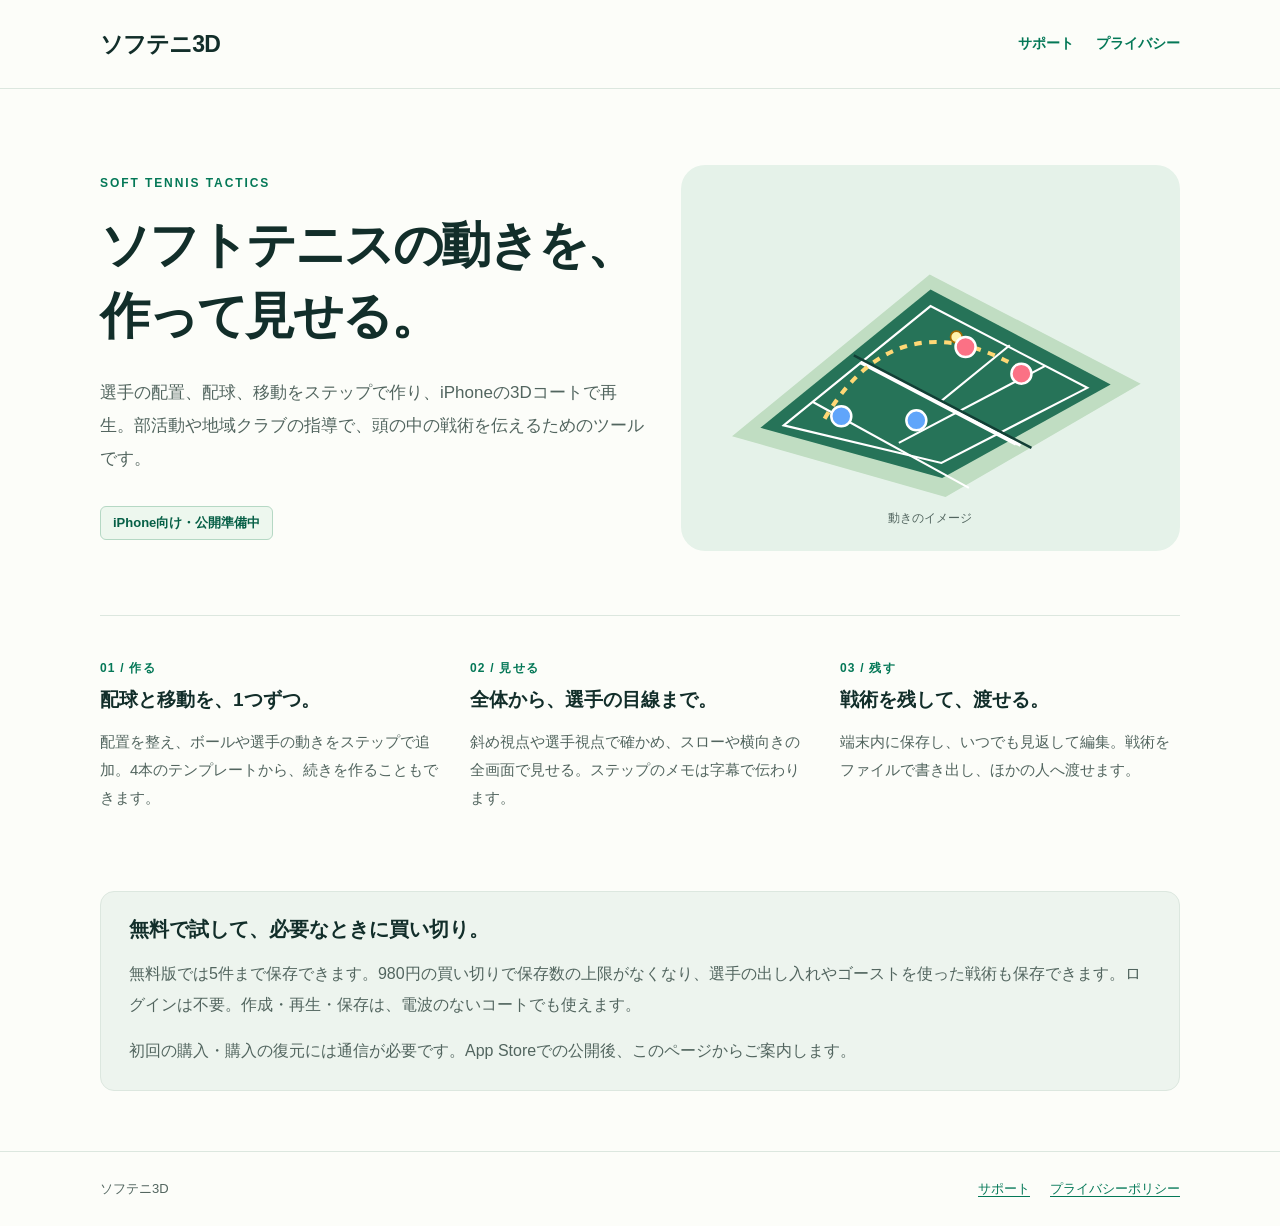
<file: index.html>
<!doctype html>
<html lang="ja"><head><meta charset="utf-8"><meta name="viewport" content="width=device-width,initial-scale=1"><title>ソフテニ3D — ソフトテニスの動きを、作って見せる。</title><meta name="description" content="ソフトテニスの配置・配球・移動をステップで作り、iPhoneの3Dコートで再生。指導の場で動きを伝え、戦術を残すためのツールです。"><link rel="stylesheet" href="./styles.css"></head>
<body><a class="skip" href="#main">本文へ移動</a><header><div class="wrap nav"><a class="brand" href="./">ソフテニ3D</a><nav aria-label="メインナビゲーション"><a href="./support.html">サポート</a><a href="./privacy.html">プライバシー</a></nav></div></header>
<main id="main" class="wrap"><section class="hero"><div><p class="eyebrow">SOFT TENNIS TACTICS</p><h1>ソフトテニスの動きを、<br>作って見せる。</h1><p class="lead">選手の配置、配球、移動をステップで作り、iPhoneの3Dコートで再生。部活動や地域クラブの指導で、頭の中の戦術を伝えるためのツールです。</p><span class="status">iPhone向け・公開準備中</span></div>
<figure><svg viewBox="0 0 560 390" role="img" aria-label="青と赤の選手とボールの軌道を描いた、斜めから見たソフトテニスコートのイメージ"><path d="M42 306 279 112 532 243 298 379Z" fill="#c0ddc2"/><path d="M76 296 280 130 496 244 294 356Z" fill="#267358"/><g fill="none" stroke="#fff" stroke-width="2.5"><path d="m104 293 176-143 188 98-175 90Z"/><path d="m139 265 187 103m91-146-175 92m-47-96 187 98m-93-49 86-70"/><path d="m198 217 190 100" stroke-width="4"/></g><path d="m188 209 213 111" stroke="#123f35" stroke-width="3"/><path d="M153 285Q240 138 390 226" fill="none" stroke="#ffd875" stroke-width="5" stroke-dasharray="9 9"/><circle cx="311" cy="187" r="7" fill="#fff3ac" stroke="#a56a00" stroke-width="2"/><g stroke="#fff" stroke-width="3"><circle cx="173" cy="282" r="12" fill="#60a5fa"/><circle cx="263" cy="287" r="12" fill="#60a5fa"/><circle cx="322" cy="199" r="12" fill="#fb7185"/><circle cx="389" cy="231" r="12" fill="#fb7185"/></g></svg><figcaption>動きのイメージ</figcaption></figure></section>
<section class="features" aria-label="できること"><article><span class="number">01 / 作る</span><h2>配球と移動を、1つずつ。</h2><p>配置を整え、ボールや選手の動きをステップで追加。4本のテンプレートから、続きを作ることもできます。</p></article><article><span class="number">02 / 見せる</span><h2>全体から、選手の目線まで。</h2><p>斜め視点や選手視点で確かめ、スローや横向きの全画面で見せる。ステップのメモは字幕で伝わります。</p></article><article><span class="number">03 / 残す</span><h2>戦術を残して、渡せる。</h2><p>端末内に保存し、いつでも見返して編集。戦術をファイルで書き出し、ほかの人へ渡せます。</p></article></section>
<section class="notice"><h2>無料で試して、必要なときに買い切り。</h2><p>無料版では5件まで保存できます。980円の買い切りで保存数の上限がなくなり、選手の出し入れやゴーストを使った戦術も保存できます。ログインは不要。作成・再生・保存は、電波のないコートでも使えます。</p><p>初回の購入・購入の復元には通信が必要です。App Storeでの公開後、このページからご案内します。</p></section></main>
<footer><div class="wrap footer-row"><p>ソフテニ3D</p><div class="footer-links"><a href="./support.html">サポート</a><a href="./privacy.html">プライバシーポリシー</a></div></div></footer></body></html>
</file>
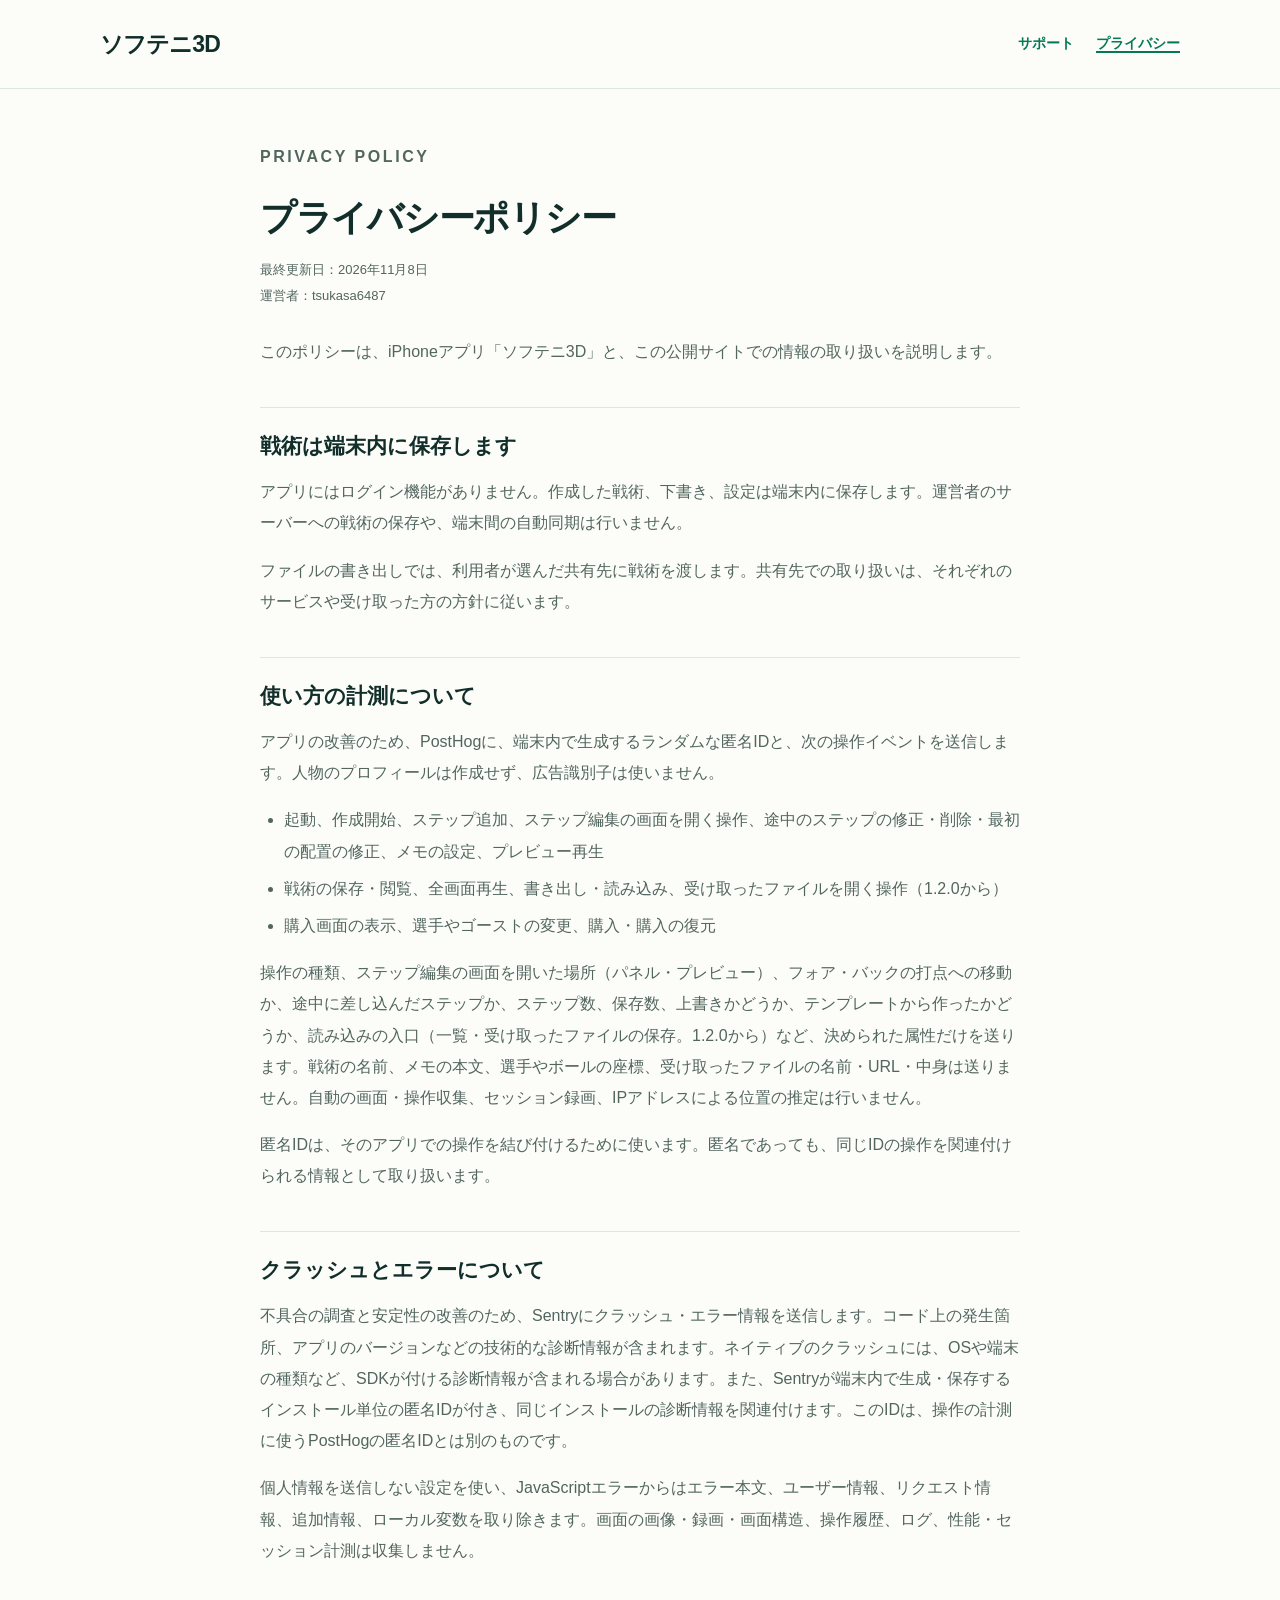
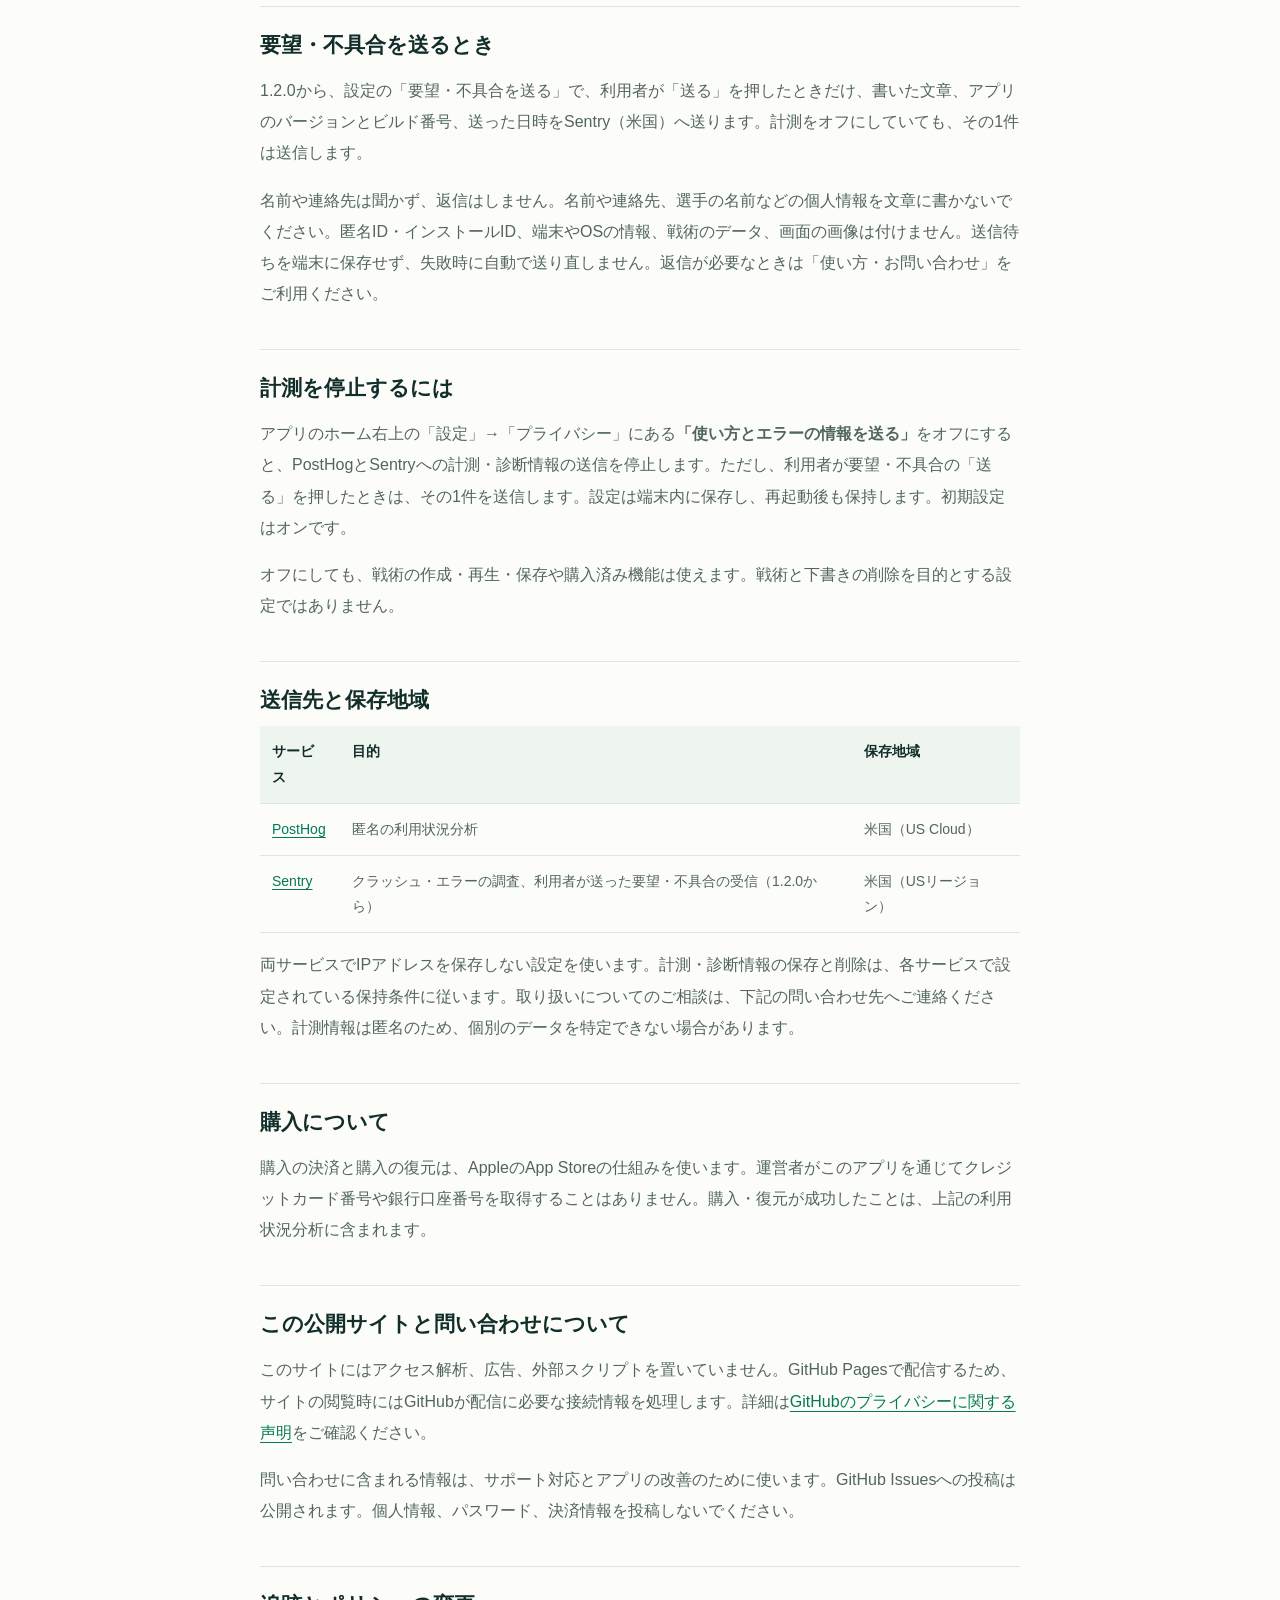
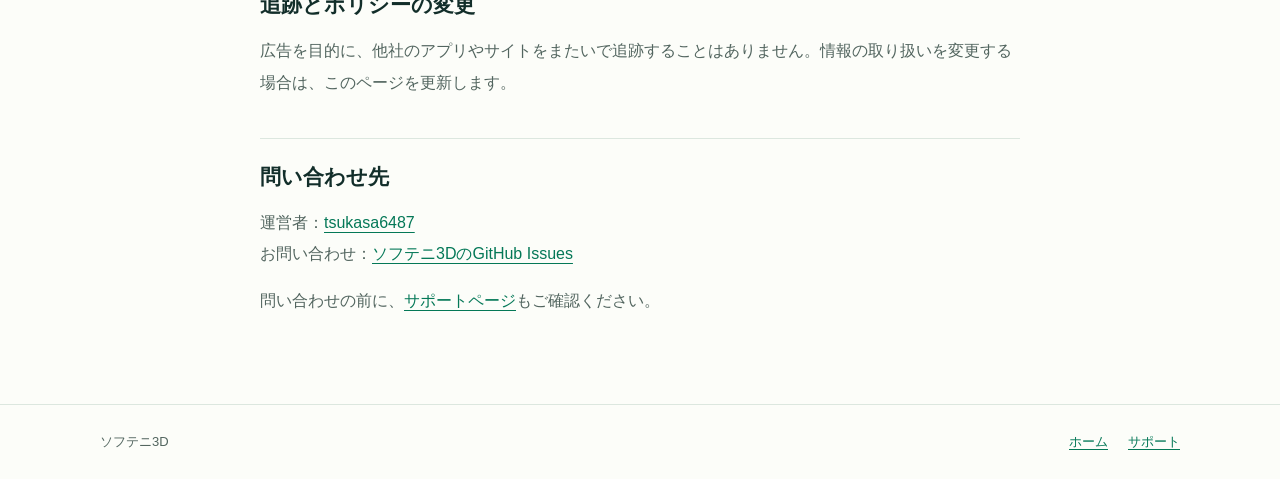
<file: privacy.html>
<!doctype html>
<html lang="ja"><head><meta charset="utf-8"><meta name="viewport" content="width=device-width,initial-scale=1"><title>プライバシーポリシー — ソフテニ3D</title><meta name="description" content="ソフテニ3Dでの端末内保存、利用状況の計測、エラー収集、計測停止とお問い合わせについて。"><link rel="stylesheet" href="./styles.css"></head>
<body><a class="skip" href="#main">本文へ移動</a><header><div class="wrap nav"><a class="brand" href="./">ソフテニ3D</a><nav aria-label="メインナビゲーション"><a href="./support.html">サポート</a><a href="./privacy.html" aria-current="page">プライバシー</a></nav></div></header>
<main id="main" class="wrap"><article class="document"><p class="eyebrow">PRIVACY POLICY</p><h1>プライバシーポリシー</h1><p class="meta">最終更新日：2026年11月8日<br>運営者：tsukasa6487</p>
<p>このポリシーは、iPhoneアプリ「ソフテニ3D」と、この公開サイトでの情報の取り扱いを説明します。</p>
<h2>戦術は端末内に保存します</h2><p>アプリにはログイン機能がありません。作成した戦術、下書き、設定は端末内に保存します。運営者のサーバーへの戦術の保存や、端末間の自動同期は行いません。</p><p>ファイルの書き出しでは、利用者が選んだ共有先に戦術を渡します。共有先での取り扱いは、それぞれのサービスや受け取った方の方針に従います。</p>
<h2>使い方の計測について</h2><p>アプリの改善のため、PostHogに、端末内で生成するランダムな匿名IDと、次の操作イベントを送信します。人物のプロフィールは作成せず、広告識別子は使いません。</p><ul><li>起動、作成開始、ステップ追加、ステップ編集の画面を開く操作、途中のステップの修正・削除・最初の配置の修正、メモの設定、プレビュー再生</li><li>戦術の保存・閲覧、全画面再生、書き出し・読み込み、受け取ったファイルを開く操作（1.2.0から）</li><li>購入画面の表示、選手やゴーストの変更、購入・購入の復元</li></ul><p>操作の種類、ステップ編集の画面を開いた場所（パネル・プレビュー）、フォア・バックの打点への移動か、途中に差し込んだステップか、ステップ数、保存数、上書きかどうか、テンプレートから作ったかどうか、読み込みの入口（一覧・受け取ったファイルの保存。1.2.0から）など、決められた属性だけを送ります。戦術の名前、メモの本文、選手やボールの座標、受け取ったファイルの名前・URL・中身は送りません。自動の画面・操作収集、セッション録画、IPアドレスによる位置の推定は行いません。</p><p>匿名IDは、そのアプリでの操作を結び付けるために使います。匿名であっても、同じIDの操作を関連付けられる情報として取り扱います。</p>
<h2>クラッシュとエラーについて</h2><p>不具合の調査と安定性の改善のため、Sentryにクラッシュ・エラー情報を送信します。コード上の発生箇所、アプリのバージョンなどの技術的な診断情報が含まれます。ネイティブのクラッシュには、OSや端末の種類など、SDKが付ける診断情報が含まれる場合があります。また、Sentryが端末内で生成・保存するインストール単位の匿名IDが付き、同じインストールの診断情報を関連付けます。このIDは、操作の計測に使うPostHogの匿名IDとは別のものです。</p><p>個人情報を送信しない設定を使い、JavaScriptエラーからはエラー本文、ユーザー情報、リクエスト情報、追加情報、ローカル変数を取り除きます。画面の画像・録画・画面構造、操作履歴、ログ、性能・セッション計測は収集しません。</p>
<h2>要望・不具合を送るとき</h2><p>1.2.0から、設定の「要望・不具合を送る」で、利用者が「送る」を押したときだけ、書いた文章、アプリのバージョンとビルド番号、送った日時をSentry（米国）へ送ります。計測をオフにしていても、その1件は送信します。</p><p>名前や連絡先は聞かず、返信はしません。名前や連絡先、選手の名前などの個人情報を文章に書かないでください。匿名ID・インストールID、端末やOSの情報、戦術のデータ、画面の画像は付けません。送信待ちを端末に保存せず、失敗時に自動で送り直しません。返信が必要なときは「使い方・お問い合わせ」をご利用ください。</p>
<h2>計測を停止するには</h2><p>アプリのホーム右上の「設定」→「プライバシー」にある<strong>「使い方とエラーの情報を送る」</strong>をオフにすると、PostHogとSentryへの計測・診断情報の送信を停止します。ただし、利用者が要望・不具合の「送る」を押したときは、その1件を送信します。設定は端末内に保存し、再起動後も保持します。初期設定はオンです。</p><p>オフにしても、戦術の作成・再生・保存や購入済み機能は使えます。戦術と下書きの削除を目的とする設定ではありません。</p>
<h2>送信先と保存地域</h2><div class="table-wrap"><table><thead><tr><th scope="col">サービス</th><th scope="col">目的</th><th scope="col">保存地域</th></tr></thead><tbody><tr><td><a href="https://posthog.com/privacy">PostHog</a></td><td>匿名の利用状況分析</td><td>米国（US Cloud）</td></tr><tr><td><a href="https://sentry.io/privacy/">Sentry</a></td><td>クラッシュ・エラーの調査、利用者が送った要望・不具合の受信（1.2.0から）</td><td>米国（USリージョン）</td></tr></tbody></table></div><p>両サービスでIPアドレスを保存しない設定を使います。計測・診断情報の保存と削除は、各サービスで設定されている保持条件に従います。取り扱いについてのご相談は、下記の問い合わせ先へご連絡ください。計測情報は匿名のため、個別のデータを特定できない場合があります。</p>
<h2>購入について</h2><p>購入の決済と購入の復元は、AppleのApp Storeの仕組みを使います。運営者がこのアプリを通じてクレジットカード番号や銀行口座番号を取得することはありません。購入・復元が成功したことは、上記の利用状況分析に含まれます。</p>
<h2>この公開サイトと問い合わせについて</h2><p>このサイトにはアクセス解析、広告、外部スクリプトを置いていません。GitHub Pagesで配信するため、サイトの閲覧時にはGitHubが配信に必要な接続情報を処理します。詳細は<a href="https://docs.github.com/en/site-policy/privacy-policies/github-general-privacy-statement">GitHubのプライバシーに関する声明</a>をご確認ください。</p><p>問い合わせに含まれる情報は、サポート対応とアプリの改善のために使います。GitHub Issuesへの投稿は公開されます。個人情報、パスワード、決済情報を投稿しないでください。</p>
<h2>追跡とポリシーの変更</h2><p>広告を目的に、他社のアプリやサイトをまたいで追跡することはありません。情報の取り扱いを変更する場合は、このページを更新します。</p>
<h2>問い合わせ先</h2><p>運営者：<a href="https://github.com/tsukasa6487">tsukasa6487</a><br>お問い合わせ：<a href="https://github.com/tsukasa6487/softeni3d/issues">ソフテニ3DのGitHub Issues</a></p><p>問い合わせの前に、<a href="./support.html">サポートページ</a>もご確認ください。</p></article></main>
<footer><div class="wrap footer-row"><p>ソフテニ3D</p><div class="footer-links"><a href="./">ホーム</a><a href="./support.html">サポート</a></div></div></footer></body></html>
</file>
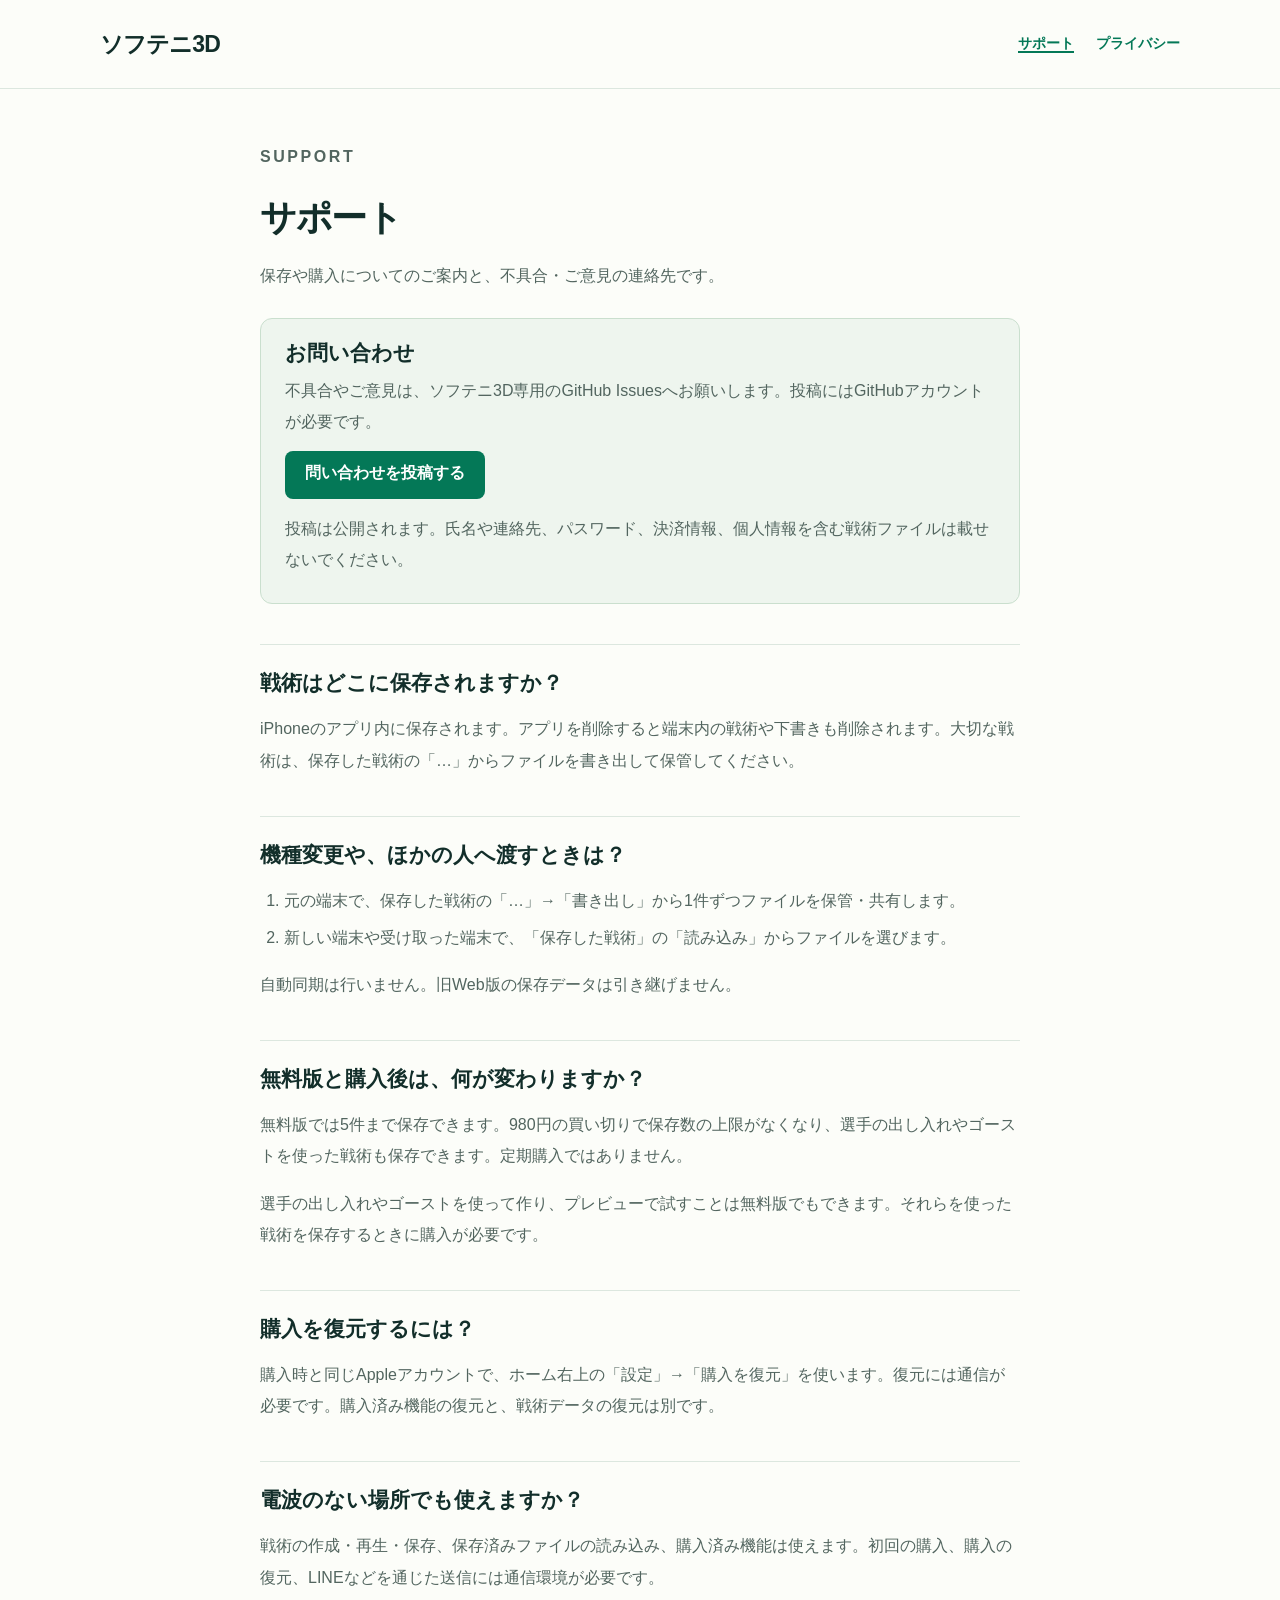
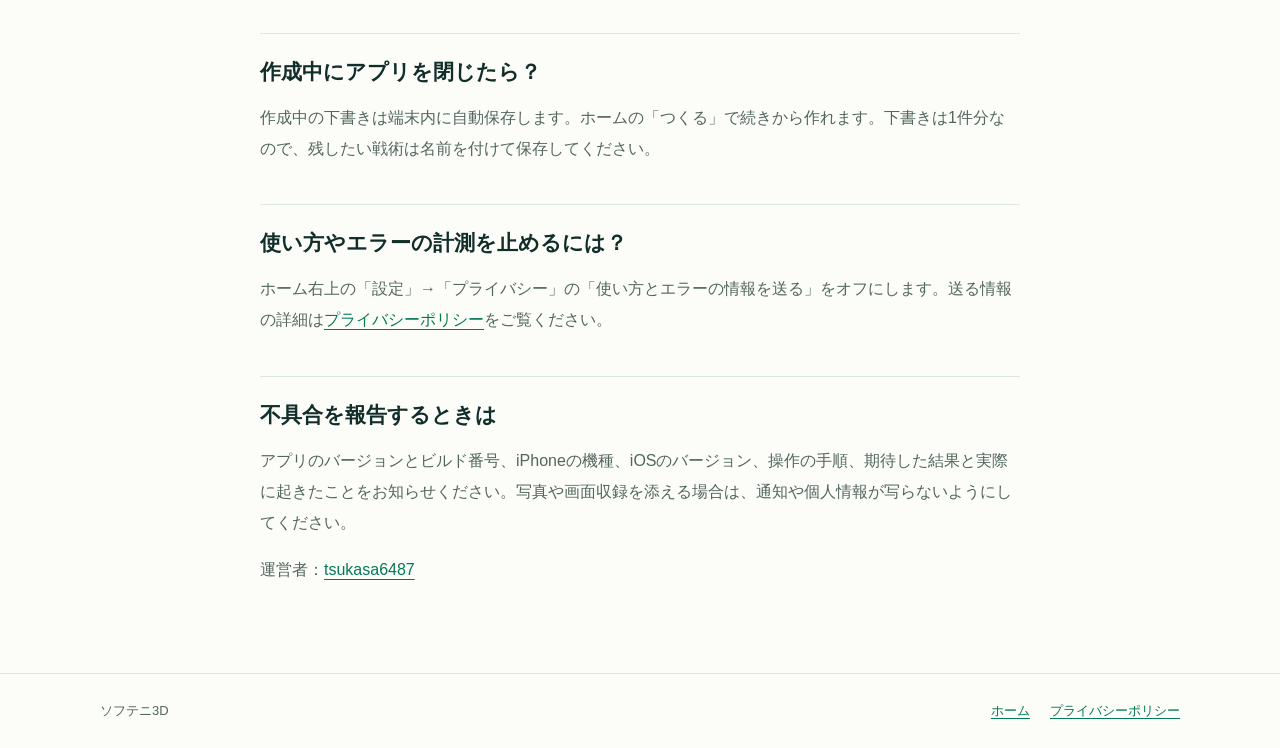
<file: support.html>
<!doctype html>
<html lang="ja"><head><meta charset="utf-8"><meta name="viewport" content="width=device-width,initial-scale=1"><title>サポート — ソフテニ3D</title><meta name="description" content="ソフテニ3Dの保存、戦術ファイルの受け渡し、購入の復元、オフライン利用、計測の停止とお問い合わせ。"><link rel="stylesheet" href="./styles.css"></head>
<body><a class="skip" href="#main">本文へ移動</a><header><div class="wrap nav"><a class="brand" href="./">ソフテニ3D</a><nav aria-label="メインナビゲーション"><a href="./support.html" aria-current="page">サポート</a><a href="./privacy.html">プライバシー</a></nav></div></header>
<main id="main" class="wrap"><article class="document"><p class="eyebrow">SUPPORT</p><h1>サポート</h1><p>保存や購入についてのご案内と、不具合・ご意見の連絡先です。</p>
<section class="contact" aria-labelledby="contact-title"><h2 id="contact-title" style="border:0;padding:0;margin:0">お問い合わせ</h2><p>不具合やご意見は、ソフテニ3D専用のGitHub Issuesへお願いします。投稿にはGitHubアカウントが必要です。</p><a class="button" href="https://github.com/tsukasa6487/softeni3d/issues/new/choose">問い合わせを投稿する</a><p>投稿は公開されます。氏名や連絡先、パスワード、決済情報、個人情報を含む戦術ファイルは載せないでください。</p></section>
<h2>戦術はどこに保存されますか？</h2><p>iPhoneのアプリ内に保存されます。アプリを削除すると端末内の戦術や下書きも削除されます。大切な戦術は、保存した戦術の「…」からファイルを書き出して保管してください。</p>
<h2>機種変更や、ほかの人へ渡すときは？</h2><ol><li>元の端末で、保存した戦術の「…」→「書き出し」から1件ずつファイルを保管・共有します。</li><li>新しい端末や受け取った端末で、「保存した戦術」の「読み込み」からファイルを選びます。</li></ol><p>自動同期は行いません。旧Web版の保存データは引き継げません。</p>
<h2>無料版と購入後は、何が変わりますか？</h2><p>無料版では5件まで保存できます。980円の買い切りで保存数の上限がなくなり、選手の出し入れやゴーストを使った戦術も保存できます。定期購入ではありません。</p><p>選手の出し入れやゴーストを使って作り、プレビューで試すことは無料版でもできます。それらを使った戦術を保存するときに購入が必要です。</p>
<h2>購入を復元するには？</h2><p>購入時と同じAppleアカウントで、ホーム右上の「設定」→「購入を復元」を使います。復元には通信が必要です。購入済み機能の復元と、戦術データの復元は別です。</p>
<h2>電波のない場所でも使えますか？</h2><p>戦術の作成・再生・保存、保存済みファイルの読み込み、購入済み機能は使えます。初回の購入、購入の復元、LINEなどを通じた送信には通信環境が必要です。</p>
<h2>作成中にアプリを閉じたら？</h2><p>作成中の下書きは端末内に自動保存します。ホームの「つくる」で続きから作れます。下書きは1件分なので、残したい戦術は名前を付けて保存してください。</p>
<h2>使い方やエラーの計測を止めるには？</h2><p>ホーム右上の「設定」→「プライバシー」の「使い方とエラーの情報を送る」をオフにします。送る情報の詳細は<a href="./privacy.html">プライバシーポリシー</a>をご覧ください。</p>
<h2>不具合を報告するときは</h2><p>アプリのバージョンとビルド番号、iPhoneの機種、iOSのバージョン、操作の手順、期待した結果と実際に起きたことをお知らせください。写真や画面収録を添える場合は、通知や個人情報が写らないようにしてください。</p><p>運営者：<a href="https://github.com/tsukasa6487">tsukasa6487</a></p></article></main>
<footer><div class="wrap footer-row"><p>ソフテニ3D</p><div class="footer-links"><a href="./">ホーム</a><a href="./privacy.html">プライバシーポリシー</a></div></div></footer></body></html>
</file>
<file: styles.css>
:root{color-scheme:light;--ink:#122e2a;--muted:#52655f;--brand:#047857;--line:#dce7df;--paper:#fcfdf9;--card:#fff;font-family:-apple-system,BlinkMacSystemFont,"Hiragino Sans","Yu Gothic",Meiryo,sans-serif;background:var(--paper);color:var(--ink)}
*{box-sizing:border-box}body{margin:0}a{color:var(--brand);text-underline-offset:.22em}a:hover{color:#064e3b}a:focus-visible,summary:focus-visible{outline:3px solid #b45309;outline-offset:5px;border-radius:3px}.skip{position:absolute;top:-100px;left:16px;background:#fff;padding:12px;z-index:10}.skip:focus{top:12px}
.wrap{width:min(1080px,100% - 40px);margin-inline:auto}header{border-bottom:1px solid var(--line)}.nav{display:flex;align-items:center;justify-content:space-between;gap:16px;min-height:88px}.brand{font-size:23px;font-weight:800;letter-spacing:-.04em;text-decoration:none;color:var(--ink)}nav{display:flex;flex-wrap:wrap;gap:6px 22px}nav a{font-size:14px;font-weight:600;padding-block:12px;text-decoration:none}nav a[aria-current=page]{text-decoration:underline;text-decoration-thickness:2px}
.hero{display:grid;grid-template-columns:1.1fr 1fr;align-items:center;gap:32px;padding-block:76px 64px}.eyebrow{font-size:12px;font-weight:800;letter-spacing:.16em;color:var(--brand);margin:0 0 20px}.hero h1{font-size:clamp(32px,4.2vw,50px);line-height:1.42;letter-spacing:-.045em;margin:0 0 24px}.lead{font-size:17px;line-height:1.95;color:var(--muted);max-width:36em}.status{display:inline-block;border:1px solid #b5d8c4;border-radius:6px;padding:7px 12px;font-size:13px;font-weight:700;color:#065f46;background:#edf7ee;margin-top:14px}.hero figure{margin:0;background:#e5f2e9;border-radius:24px;padding:16px}.hero svg{width:100%;height:auto;display:block}.hero figcaption{font-size:12px;text-align:center;color:var(--muted);padding:4px 0 8px}
.features{border-top:1px solid var(--line);padding-block:42px 64px;display:grid;grid-template-columns:repeat(3,1fr);gap:30px}.features h2{font-size:19px;margin:10px 0}.features p{font-size:15px;line-height:1.85;color:var(--muted)}.number{font-size:12px;letter-spacing:.1em;color:var(--brand);font-weight:800}.notice{background:#edf4ee;border:1px solid var(--line);border-radius:14px;padding:24px 28px;margin-bottom:60px}.notice h2{font-size:20px;margin-top:0}.notice p{line-height:1.9;margin-bottom:0;color:var(--muted)}
.document{max-width:760px;margin:0 auto;padding-block:52px 72px}.document h1{font-size:clamp(27px,4vw,36px);line-height:1.45;letter-spacing:-.035em;margin:0 0 12px}.document h2{font-size:21px;margin:40px 0 12px;padding-top:24px;border-top:1px solid var(--line)}.document h3{font-size:17px;margin:28px 0 8px}.document p,.document li{font-size:16px;line-height:1.95;color:var(--muted)}.document ul,.document ol{padding-left:1.5em}.document li{margin-block:6px}.meta{font-size:13px!important;margin-bottom:28px}.contact{background:#eef5ee;border:1px solid #cadfce;border-radius:12px;padding:20px 24px;margin:26px 0}.contact p{margin:8px 0}.contact a{overflow-wrap:anywhere}.button{display:inline-block;background:var(--brand);color:#fff!important;text-decoration:none;font-weight:700;border-radius:8px;padding:12px 20px;margin:6px 0;min-height:48px}.button:hover{background:#065f46}.table-wrap{overflow-x:auto}table{width:100%;border-collapse:collapse;font-size:14px}th,td{text-align:left;vertical-align:top;border-bottom:1px solid var(--line);padding:13px 12px;line-height:1.8}th{background:#eef5ee;color:var(--ink)}td{color:var(--muted)}code{font-size:.9em;overflow-wrap:anywhere}
footer{border-top:1px solid var(--line);padding-block:28px;color:var(--muted);font-size:13px}.footer-row{display:flex;align-items:center;justify-content:space-between;gap:16px;flex-wrap:wrap}.footer-links{display:flex;gap:20px;flex-wrap:wrap}footer p{margin:0}
@media(max-width:760px){.wrap{width:calc(100% - 32px)}.nav{min-height:96px;align-items:flex-start;justify-content:center;flex-direction:column;gap:0;padding-block:15px}nav{gap:4px 20px}nav a{font-size:13px;padding-block:8px}.hero{grid-template-columns:1fr;padding-block:38px;gap:28px}.hero h1{font-size:34px;margin-bottom:18px}.lead{font-size:16px}.hero figure{max-width:500px;width:100%;margin-inline:auto}.features{grid-template-columns:1fr;gap:12px;padding-block:30px}.features article{border-bottom:1px solid var(--line);padding-bottom:12px}.features article:last-child{border:0}.notice{padding:22px;margin-bottom:40px}.document{padding-block:34px 48px}.document h1{font-size:28px}.document h2{margin-top:30px}.contact{padding:16px 20px}}
@media(prefers-reduced-motion:reduce){*{scroll-behavior:auto!important}}
</file>
